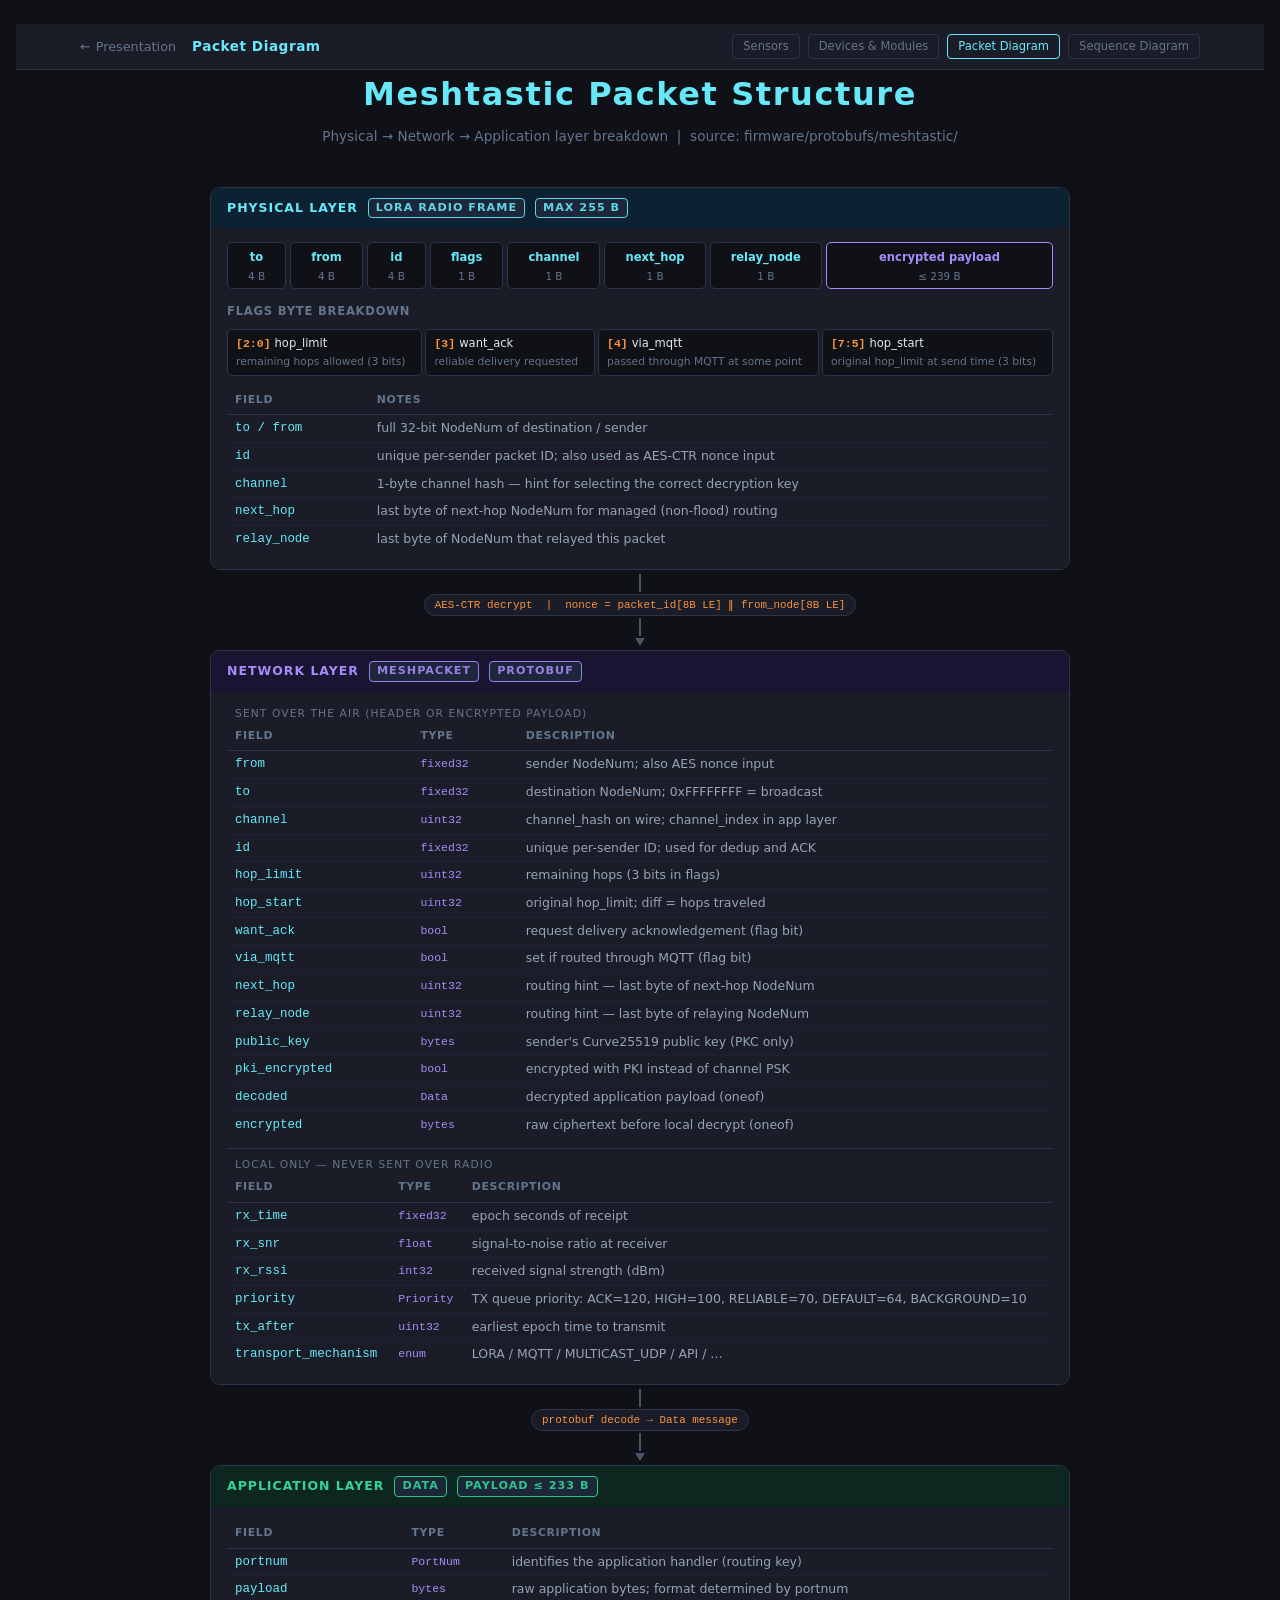
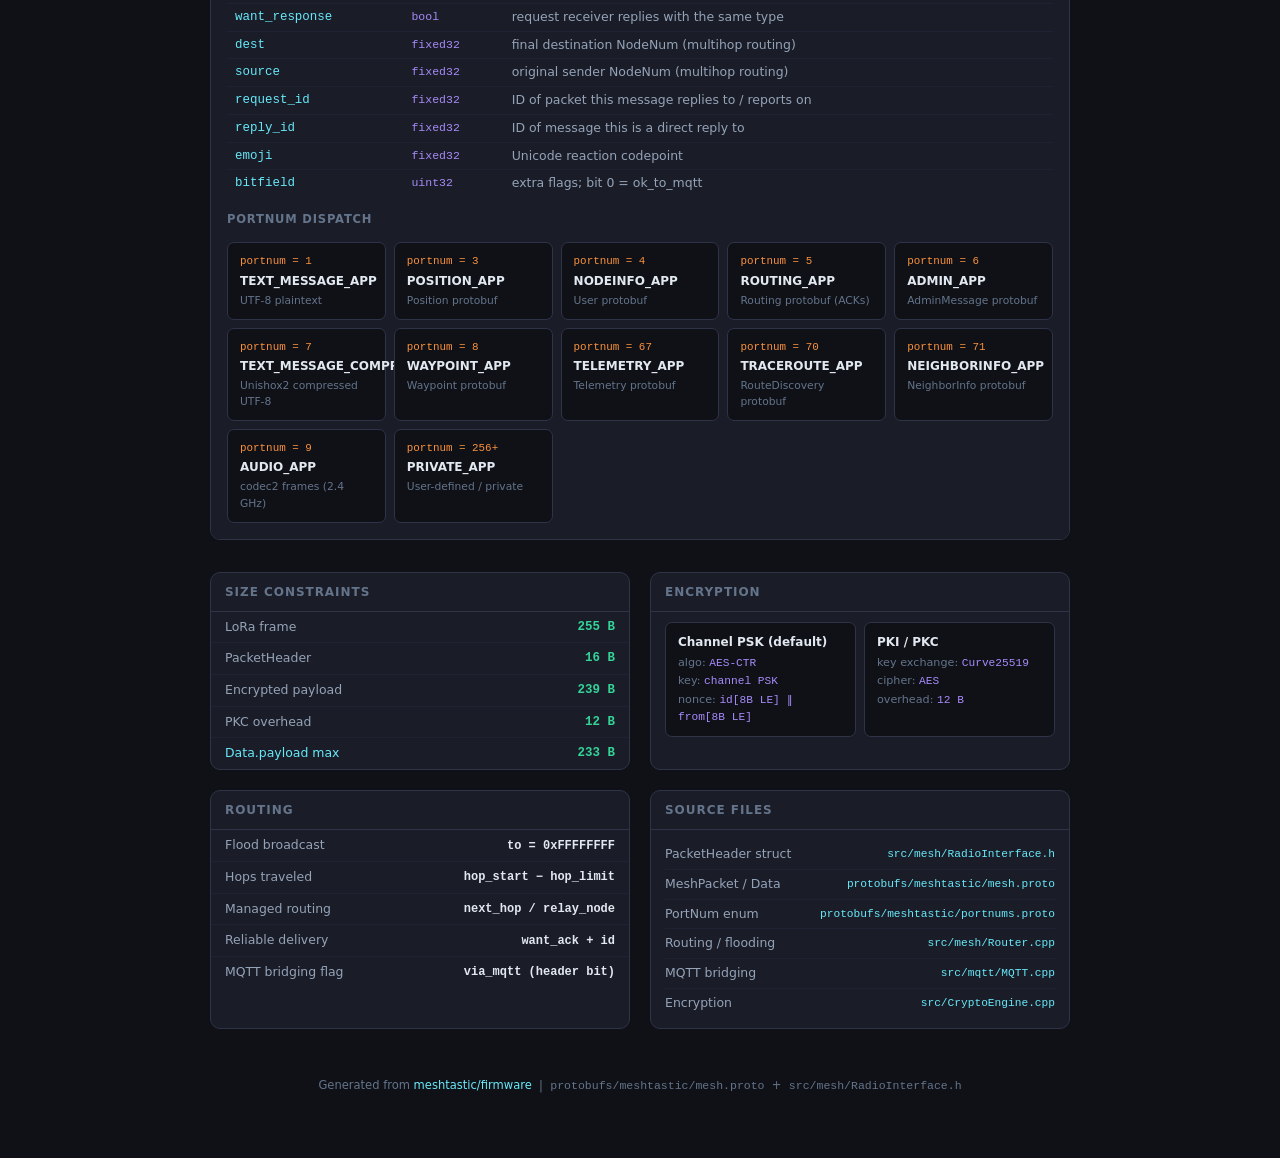
<file: docs/MESHTASTIC_PACKET_DIAGRAM.html>
<!DOCTYPE html>
<html lang="en">
<head>
  <meta charset="UTF-8" />
  <meta name="viewport" content="width=device-width, initial-scale=1.0" />
  <title>Meshtastic Packet Structure</title>
  <style>
    *, *::before, *::after { box-sizing: border-box; margin: 0; padding: 0; }

    :root {
      --bg:        #0f1117;
      --surface:   #1a1d27;
      --border:    #2e3348;
      --accent:    #67e8f9;   /* cyan */
      --accent2:   #a78bfa;   /* purple */
      --accent3:   #34d399;   /* green */
      --accent4:   #fb923c;   /* orange */
      --accent5:   #f472b6;   /* pink */
      --text:      #e2e8f0;
      --muted:     #64748b;
      --badge-bg:  #1e293b;
      --arrow:     #475569;
    }

    body {
      background: var(--bg);
      color: var(--text);
      font-family: 'Segoe UI', system-ui, sans-serif;
      font-size: 14px;
      line-height: 1.5;
      padding: 24px 16px 64px;
    }

    h1 {
      text-align: center;
      font-size: clamp(1.2rem, 4vw, 2rem);
      color: var(--accent);
      letter-spacing: 0.05em;
      margin-bottom: 8px;
    }
    .subtitle {
      text-align: center;
      color: var(--muted);
      font-size: 0.85rem;
      margin-bottom: 40px;
    }

    /* ── layout spine ── */
    .diagram {
      max-width: 860px;
      margin: 0 auto;
      display: flex;
      flex-direction: column;
      align-items: center;
      gap: 0;
    }

    /* ── generic layer card ── */
    .layer {
      width: 100%;
      border: 1px solid var(--border);
      border-radius: 10px;
      overflow: hidden;
    }

    .layer-header {
      display: flex;
      align-items: center;
      gap: 10px;
      padding: 10px 16px;
      font-size: 0.78rem;
      font-weight: 700;
      letter-spacing: 0.08em;
      text-transform: uppercase;
    }
    .layer-header .badge {
      background: var(--badge-bg);
      border: 1px solid currentColor;
      border-radius: 4px;
      padding: 1px 7px;
      font-size: 0.7rem;
      opacity: 0.9;
      white-space: nowrap;
    }
    .layer-body {
      padding: 14px 16px 16px;
      background: var(--surface);
    }

    /* ── physical layer colours ── */
    .layer-physical .layer-header { background: #0c2233; color: var(--accent); }
    .layer-network  .layer-header { background: #1a1433; color: var(--accent2); }
    .layer-app      .layer-header { background: #0d2620; color: var(--accent3); }

    /* ── header byte strip ── */
    .byte-strip {
      display: flex;
      flex-wrap: wrap;
      gap: 4px;
      margin-bottom: 14px;
    }
    .byte-cell {
      flex: 1 1 auto;
      min-width: 48px;
      text-align: center;
      border: 1px solid var(--border);
      border-radius: 5px;
      padding: 6px 4px 4px;
      background: var(--bg);
    }
    .byte-cell .field-name {
      font-size: 0.72rem;
      font-weight: 700;
      color: var(--accent);
      display: block;
    }
    .byte-cell .field-size {
      font-size: 0.65rem;
      color: var(--muted);
      display: block;
      margin-top: 2px;
    }

    /* ── flags detail ── */
    .flags-strip {
      display: flex;
      gap: 3px;
      flex-wrap: wrap;
      margin-bottom: 12px;
    }
    .flag-bit {
      flex: 1 1 auto;
      min-width: 80px;
      background: var(--bg);
      border: 1px solid var(--border);
      border-radius: 5px;
      padding: 5px 8px;
      font-size: 0.72rem;
    }
    .flag-bit .bits { color: var(--accent4); font-weight: 700; font-family: monospace; }
    .flag-bit .name { color: var(--text); margin-left: 4px; }
    .flag-bit .desc { color: var(--muted); display: block; margin-top: 2px; font-size: 0.67rem; }

    /* ── field table ── */
    .field-table {
      width: 100%;
      border-collapse: collapse;
      font-size: 0.78rem;
    }
    .field-table th {
      text-align: left;
      color: var(--muted);
      font-weight: 600;
      font-size: 0.68rem;
      text-transform: uppercase;
      letter-spacing: 0.06em;
      padding: 4px 8px 6px;
      border-bottom: 1px solid var(--border);
    }
    .field-table td {
      padding: 4px 8px;
      border-bottom: 1px solid #1e2233;
      vertical-align: top;
    }
    .field-table tr:last-child td { border-bottom: none; }
    .field-table tr:hover td { background: rgba(255,255,255,0.02); }

    .fname { font-family: 'Cascadia Code', 'Fira Code', monospace; color: var(--accent); }
    .ftype { font-family: monospace; color: var(--accent2); font-size: 0.72rem; }
    .fdesc { color: #94a3b8; }

    .section-label {
      font-size: 0.67rem;
      text-transform: uppercase;
      letter-spacing: 0.1em;
      color: var(--muted);
      padding: 8px 8px 2px;
      border-top: 1px solid var(--border);
    }
    .section-label:first-of-type { border-top: none; padding-top: 0; }

    /* ── arrow connector ── */
    .arrow-connector {
      display: flex;
      flex-direction: column;
      align-items: center;
      gap: 2px;
      padding: 4px 0;
      color: var(--muted);
      font-size: 0.72rem;
    }
    .arrow-connector .arrow-line {
      width: 2px;
      height: 18px;
      background: var(--arrow);
    }
    .arrow-connector .arrow-label {
      background: var(--surface);
      border: 1px solid var(--border);
      border-radius: 20px;
      padding: 2px 10px;
      font-family: monospace;
      font-size: 0.68rem;
      color: var(--accent4);
      white-space: nowrap;
    }
    .arrow-connector .arrow-head {
      width: 0;
      height: 0;
      border-left: 5px solid transparent;
      border-right: 5px solid transparent;
      border-top: 8px solid var(--arrow);
    }

    /* ── portnum grid ── */
    .portnum-grid {
      display: grid;
      grid-template-columns: repeat(auto-fill, minmax(155px, 1fr));
      gap: 8px;
      margin-top: 14px;
    }
    .portnum-card {
      background: var(--bg);
      border: 1px solid var(--border);
      border-radius: 7px;
      padding: 10px 12px;
      font-size: 0.75rem;
    }
    .portnum-card .pnum {
      font-family: monospace;
      font-size: 0.68rem;
      color: var(--accent4);
      display: block;
      margin-bottom: 2px;
    }
    .portnum-card .pname {
      font-weight: 700;
      color: var(--text);
      display: block;
    }
    .portnum-card .penc {
      color: var(--muted);
      font-size: 0.67rem;
      margin-top: 3px;
      display: block;
    }

    /* ── size table ── */
    .info-grid {
      display: grid;
      grid-template-columns: 1fr 1fr;
      gap: 20px;
      max-width: 860px;
      margin: 32px auto 0;
    }
    @media (max-width: 560px) { .info-grid { grid-template-columns: 1fr; } }

    .info-card {
      background: var(--surface);
      border: 1px solid var(--border);
      border-radius: 10px;
      overflow: hidden;
    }
    .info-card h3 {
      padding: 10px 14px;
      font-size: 0.75rem;
      text-transform: uppercase;
      letter-spacing: 0.08em;
      color: var(--muted);
      border-bottom: 1px solid var(--border);
    }
    .info-table {
      width: 100%;
      border-collapse: collapse;
      font-size: 0.78rem;
    }
    .info-table td {
      padding: 6px 14px;
      border-bottom: 1px solid #1e2233;
    }
    .info-table tr:last-child td { border-bottom: none; }
    .info-table td:first-child { color: #94a3b8; }
    .info-table td:last-child  { font-family: monospace; text-align: right; font-weight: 700; color: var(--accent3); }
    .info-table td.highlight   { color: var(--accent); }

    /* ── source files ── */
    .source-list {
      list-style: none;
      padding: 10px 14px;
      font-size: 0.78rem;
    }
    .source-list li {
      display: flex;
      justify-content: space-between;
      align-items: center;
      padding: 5px 0;
      border-bottom: 1px solid #1e2233;
      gap: 12px;
    }
    .source-list li:last-child { border-bottom: none; }
    .source-list .concept { color: #94a3b8; flex-shrink: 0; }
    .source-list .path {
      font-family: 'Cascadia Code', 'Fira Code', monospace;
      font-size: 0.7rem;
      color: var(--accent);
      text-align: right;
      word-break: break-all;
    }

    /* ── encryption section ── */
    .enc-grid {
      display: grid;
      grid-template-columns: 1fr 1fr;
      gap: 8px;
      margin-top: 0;
    }
    @media (max-width: 500px) { .enc-grid { grid-template-columns: 1fr; } }
    .enc-card {
      background: var(--bg);
      border: 1px solid var(--border);
      border-radius: 7px;
      padding: 10px 12px;
      font-size: 0.75rem;
    }
    .enc-card .enc-name { font-weight: 700; color: var(--text); display: block; margin-bottom: 4px; }
    .enc-card .enc-row  { color: var(--muted); font-size: 0.7rem; margin-top: 2px; }
    .enc-card .enc-val  { font-family: monospace; color: var(--accent2); }

    footer {
      text-align: center;
      margin-top: 48px;
      color: var(--muted);
      font-size: 0.72rem;
    }
    footer a { color: var(--accent); text-decoration: none; }

    /* ── top bar ── */
    .topbar {
      position: sticky; top: 0; z-index: 200;
      background: var(--surface);
      border-bottom: 1px solid var(--border);
      padding: 10px 5vw;
      display: flex; align-items: center; gap: 16px; flex-wrap: wrap;
    }
    .topbar a.back {
      color: var(--muted); text-decoration: none; font-size: 0.8rem;
      display: flex; align-items: center; gap: 5px; transition: color 0.15s;
    }
    .topbar a.back::before { content: '←'; }
    .topbar a.back:hover { color: var(--accent); }
    .topbar .doc-title { font-size: 0.85rem; font-weight: 700; color: var(--accent); letter-spacing: 0.04em; flex: 1; }
    .topbar .file-links { display: flex; gap: 8px; flex-wrap: wrap; }
    .topbar .file-links a {
      font-size: 0.72rem; color: var(--muted); text-decoration: none;
      padding: 3px 10px; border: 1px solid var(--border); border-radius: 4px;
      transition: color 0.15s, border-color 0.15s;
    }
    .topbar .file-links a:hover, .topbar .file-links a.active { color: var(--accent); border-color: var(--accent); }
  </style>
</head>
<body>

<div class="topbar">
  <a class="back" href="#" onclick="history.back(); return false;">Presentation</a>
  <span class="doc-title">Packet Diagram</span>
  <nav class="file-links">
    <a href="viewer.html?file=MESHTASTIC_SENSORS.md">Sensors</a>
    <a href="viewer.html?file=MESHTASTIC_DEVICES_MODULES.md">Devices &amp; Modules</a>
    <a href="MESHTASTIC_PACKET_DIAGRAM.html" class="active">Packet Diagram</a>
    <a href="MESHTASTIC_SEQUENCE_DIAGRAM.html">Sequence Diagram</a>
  </nav>
</div>

<h1>Meshtastic Packet Structure</h1>
<p class="subtitle">Physical → Network → Application layer breakdown &nbsp;|&nbsp; source: firmware/protobufs/meshtastic/</p>

<div class="diagram">

  <!-- ══════════════════════════════════════════════════════════════
       PHYSICAL LAYER
  ════════════════════════════════════════════════════════════════ -->
  <div class="layer layer-physical">
    <div class="layer-header">
      Physical Layer
      <span class="badge">LoRa Radio Frame</span>
      <span class="badge">max 255 B</span>
    </div>
    <div class="layer-body">

      <div class="byte-strip">
        <div class="byte-cell">
          <span class="field-name">to</span>
          <span class="field-size">4 B</span>
        </div>
        <div class="byte-cell">
          <span class="field-name">from</span>
          <span class="field-size">4 B</span>
        </div>
        <div class="byte-cell">
          <span class="field-name">id</span>
          <span class="field-size">4 B</span>
        </div>
        <div class="byte-cell">
          <span class="field-name">flags</span>
          <span class="field-size">1 B</span>
        </div>
        <div class="byte-cell">
          <span class="field-name">channel</span>
          <span class="field-size">1 B</span>
        </div>
        <div class="byte-cell">
          <span class="field-name">next_hop</span>
          <span class="field-size">1 B</span>
        </div>
        <div class="byte-cell">
          <span class="field-name">relay_node</span>
          <span class="field-size">1 B</span>
        </div>
        <div class="byte-cell" style="flex-grow:3; border-color: var(--accent2);">
          <span class="field-name" style="color:var(--accent2);">encrypted payload</span>
          <span class="field-size">≤ 239 B</span>
        </div>
      </div>

      <div style="font-size:0.72rem; color:var(--muted); margin-bottom:8px; font-weight:600; text-transform:uppercase; letter-spacing:0.07em;">
        flags byte breakdown
      </div>
      <div class="flags-strip">
        <div class="flag-bit">
          <span class="bits">[2:0]</span><span class="name">hop_limit</span>
          <span class="desc">remaining hops allowed (3 bits)</span>
        </div>
        <div class="flag-bit">
          <span class="bits">[3]</span><span class="name">want_ack</span>
          <span class="desc">reliable delivery requested</span>
        </div>
        <div class="flag-bit">
          <span class="bits">[4]</span><span class="name">via_mqtt</span>
          <span class="desc">passed through MQTT at some point</span>
        </div>
        <div class="flag-bit">
          <span class="bits">[7:5]</span><span class="name">hop_start</span>
          <span class="desc">original hop_limit at send time (3 bits)</span>
        </div>
      </div>

      <table class="field-table">
        <thead><tr>
          <th>field</th><th>notes</th>
        </tr></thead>
        <tbody>
          <tr><td class="fname">to / from</td><td class="fdesc">full 32-bit NodeNum of destination / sender</td></tr>
          <tr><td class="fname">id</td><td class="fdesc">unique per-sender packet ID; also used as AES-CTR nonce input</td></tr>
          <tr><td class="fname">channel</td><td class="fdesc">1-byte channel hash — hint for selecting the correct decryption key</td></tr>
          <tr><td class="fname">next_hop</td><td class="fdesc">last byte of next-hop NodeNum for managed (non-flood) routing</td></tr>
          <tr><td class="fname">relay_node</td><td class="fdesc">last byte of NodeNum that relayed this packet</td></tr>
        </tbody>
      </table>
    </div>
  </div>

  <!-- arrow -->
  <div class="arrow-connector">
    <div class="arrow-line"></div>
    <div class="arrow-label">AES-CTR decrypt &nbsp;|&nbsp; nonce = packet_id[8B LE] ‖ from_node[8B LE]</div>
    <div class="arrow-line"></div>
    <div class="arrow-head"></div>
  </div>

  <!-- ══════════════════════════════════════════════════════════════
       NETWORK LAYER
  ════════════════════════════════════════════════════════════════ -->
  <div class="layer layer-network">
    <div class="layer-header">
      Network Layer
      <span class="badge">MeshPacket</span>
      <span class="badge">protobuf</span>
    </div>
    <div class="layer-body">

      <div class="section-label">Sent over the air (header or encrypted payload)</div>
      <table class="field-table">
        <thead><tr><th>field</th><th>type</th><th>description</th></tr></thead>
        <tbody>
          <tr><td class="fname">from</td>         <td class="ftype">fixed32</td> <td class="fdesc">sender NodeNum; also AES nonce input</td></tr>
          <tr><td class="fname">to</td>           <td class="ftype">fixed32</td> <td class="fdesc">destination NodeNum; 0xFFFFFFFF = broadcast</td></tr>
          <tr><td class="fname">channel</td>      <td class="ftype">uint32</td>  <td class="fdesc">channel_hash on wire; channel_index in app layer</td></tr>
          <tr><td class="fname">id</td>           <td class="ftype">fixed32</td> <td class="fdesc">unique per-sender ID; used for dedup and ACK</td></tr>
          <tr><td class="fname">hop_limit</td>    <td class="ftype">uint32</td>  <td class="fdesc">remaining hops (3 bits in flags)</td></tr>
          <tr><td class="fname">hop_start</td>    <td class="ftype">uint32</td>  <td class="fdesc">original hop_limit; diff = hops traveled</td></tr>
          <tr><td class="fname">want_ack</td>     <td class="ftype">bool</td>    <td class="fdesc">request delivery acknowledgement (flag bit)</td></tr>
          <tr><td class="fname">via_mqtt</td>     <td class="ftype">bool</td>    <td class="fdesc">set if routed through MQTT (flag bit)</td></tr>
          <tr><td class="fname">next_hop</td>     <td class="ftype">uint32</td>  <td class="fdesc">routing hint — last byte of next-hop NodeNum</td></tr>
          <tr><td class="fname">relay_node</td>   <td class="ftype">uint32</td>  <td class="fdesc">routing hint — last byte of relaying NodeNum</td></tr>
          <tr><td class="fname">public_key</td>   <td class="ftype">bytes</td>   <td class="fdesc">sender's Curve25519 public key (PKC only)</td></tr>
          <tr><td class="fname">pki_encrypted</td><td class="ftype">bool</td>    <td class="fdesc">encrypted with PKI instead of channel PSK</td></tr>
          <tr><td class="fname">decoded</td>      <td class="ftype">Data</td>    <td class="fdesc">decrypted application payload (oneof)</td></tr>
          <tr><td class="fname">encrypted</td>    <td class="ftype">bytes</td>   <td class="fdesc">raw ciphertext before local decrypt (oneof)</td></tr>
        </tbody>
      </table>

      <div class="section-label" style="margin-top:10px;">Local only — never sent over radio</div>
      <table class="field-table">
        <thead><tr><th>field</th><th>type</th><th>description</th></tr></thead>
        <tbody>
          <tr><td class="fname">rx_time</td>             <td class="ftype">fixed32</td> <td class="fdesc">epoch seconds of receipt</td></tr>
          <tr><td class="fname">rx_snr</td>              <td class="ftype">float</td>   <td class="fdesc">signal-to-noise ratio at receiver</td></tr>
          <tr><td class="fname">rx_rssi</td>             <td class="ftype">int32</td>   <td class="fdesc">received signal strength (dBm)</td></tr>
          <tr><td class="fname">priority</td>            <td class="ftype">Priority</td><td class="fdesc">TX queue priority: ACK=120, HIGH=100, RELIABLE=70, DEFAULT=64, BACKGROUND=10</td></tr>
          <tr><td class="fname">tx_after</td>            <td class="ftype">uint32</td>  <td class="fdesc">earliest epoch time to transmit</td></tr>
          <tr><td class="fname">transport_mechanism</td> <td class="ftype">enum</td>    <td class="fdesc">LORA / MQTT / MULTICAST_UDP / API / …</td></tr>
        </tbody>
      </table>
    </div>
  </div>

  <!-- arrow -->
  <div class="arrow-connector">
    <div class="arrow-line"></div>
    <div class="arrow-label">protobuf decode → Data message</div>
    <div class="arrow-line"></div>
    <div class="arrow-head"></div>
  </div>

  <!-- ══════════════════════════════════════════════════════════════
       APPLICATION LAYER
  ════════════════════════════════════════════════════════════════ -->
  <div class="layer layer-app">
    <div class="layer-header">
      Application Layer
      <span class="badge">Data</span>
      <span class="badge">payload ≤ 233 B</span>
    </div>
    <div class="layer-body">

      <table class="field-table">
        <thead><tr><th>field</th><th>type</th><th>description</th></tr></thead>
        <tbody>
          <tr><td class="fname">portnum</td>       <td class="ftype">PortNum</td>  <td class="fdesc">identifies the application handler (routing key)</td></tr>
          <tr><td class="fname">payload</td>       <td class="ftype">bytes</td>    <td class="fdesc">raw application bytes; format determined by portnum</td></tr>
          <tr><td class="fname">want_response</td> <td class="ftype">bool</td>     <td class="fdesc">request receiver replies with the same type</td></tr>
          <tr><td class="fname">dest</td>          <td class="ftype">fixed32</td>  <td class="fdesc">final destination NodeNum (multihop routing)</td></tr>
          <tr><td class="fname">source</td>        <td class="ftype">fixed32</td>  <td class="fdesc">original sender NodeNum (multihop routing)</td></tr>
          <tr><td class="fname">request_id</td>    <td class="ftype">fixed32</td>  <td class="fdesc">ID of packet this message replies to / reports on</td></tr>
          <tr><td class="fname">reply_id</td>      <td class="ftype">fixed32</td>  <td class="fdesc">ID of message this is a direct reply to</td></tr>
          <tr><td class="fname">emoji</td>         <td class="ftype">fixed32</td>  <td class="fdesc">Unicode reaction codepoint</td></tr>
          <tr><td class="fname">bitfield</td>      <td class="ftype">uint32</td>   <td class="fdesc">extra flags; bit 0 = ok_to_mqtt</td></tr>
        </tbody>
      </table>

      <!-- portnum grid -->
      <div style="font-size:0.72rem; color:var(--muted); margin: 14px 0 6px; font-weight:600; text-transform:uppercase; letter-spacing:0.07em;">
        PortNum dispatch
      </div>
      <div class="portnum-grid">
        <div class="portnum-card">
          <span class="pnum">portnum = 1</span>
          <span class="pname">TEXT_MESSAGE_APP</span>
          <span class="penc">UTF-8 plaintext</span>
        </div>
        <div class="portnum-card">
          <span class="pnum">portnum = 3</span>
          <span class="pname">POSITION_APP</span>
          <span class="penc">Position protobuf</span>
        </div>
        <div class="portnum-card">
          <span class="pnum">portnum = 4</span>
          <span class="pname">NODEINFO_APP</span>
          <span class="penc">User protobuf</span>
        </div>
        <div class="portnum-card">
          <span class="pnum">portnum = 5</span>
          <span class="pname">ROUTING_APP</span>
          <span class="penc">Routing protobuf (ACKs)</span>
        </div>
        <div class="portnum-card">
          <span class="pnum">portnum = 6</span>
          <span class="pname">ADMIN_APP</span>
          <span class="penc">AdminMessage protobuf</span>
        </div>
        <div class="portnum-card">
          <span class="pnum">portnum = 7</span>
          <span class="pname">TEXT_MESSAGE_COMPRESSED</span>
          <span class="penc">Unishox2 compressed UTF-8</span>
        </div>
        <div class="portnum-card">
          <span class="pnum">portnum = 8</span>
          <span class="pname">WAYPOINT_APP</span>
          <span class="penc">Waypoint protobuf</span>
        </div>
        <div class="portnum-card">
          <span class="pnum">portnum = 67</span>
          <span class="pname">TELEMETRY_APP</span>
          <span class="penc">Telemetry protobuf</span>
        </div>
        <div class="portnum-card">
          <span class="pnum">portnum = 70</span>
          <span class="pname">TRACEROUTE_APP</span>
          <span class="penc">RouteDiscovery protobuf</span>
        </div>
        <div class="portnum-card">
          <span class="pnum">portnum = 71</span>
          <span class="pname">NEIGHBORINFO_APP</span>
          <span class="penc">NeighborInfo protobuf</span>
        </div>
        <div class="portnum-card">
          <span class="pnum">portnum = 9</span>
          <span class="pname">AUDIO_APP</span>
          <span class="penc">codec2 frames (2.4 GHz)</span>
        </div>
        <div class="portnum-card">
          <span class="pnum">portnum = 256+</span>
          <span class="pname">PRIVATE_APP</span>
          <span class="penc">User-defined / private</span>
        </div>
      </div>
    </div>
  </div>

</div><!-- /diagram -->

<!-- ══════════════════════════════════════════════════════════════
     INFO CARDS
════════════════════════════════════════════════════════════════ -->
<div class="info-grid">

  <div class="info-card">
    <h3>Size Constraints</h3>
    <table class="info-table">
      <tr><td>LoRa frame</td>             <td>255 B</td></tr>
      <tr><td>PacketHeader</td>           <td>16 B</td></tr>
      <tr><td>Encrypted payload</td>      <td>239 B</td></tr>
      <tr><td>PKC overhead</td>           <td>12 B</td></tr>
      <tr><td class="highlight">Data.payload max</td><td>233 B</td></tr>
    </table>
  </div>

  <div class="info-card">
    <h3>Encryption</h3>
    <div style="padding: 10px 14px;">
      <div class="enc-grid">
        <div class="enc-card">
          <span class="enc-name">Channel PSK (default)</span>
          <div class="enc-row">algo: <span class="enc-val">AES-CTR</span></div>
          <div class="enc-row">key: <span class="enc-val">channel PSK</span></div>
          <div class="enc-row">nonce: <span class="enc-val">id[8B LE] ‖ from[8B LE]</span></div>
        </div>
        <div class="enc-card">
          <span class="enc-name">PKI / PKC</span>
          <div class="enc-row">key exchange: <span class="enc-val">Curve25519</span></div>
          <div class="enc-row">cipher: <span class="enc-val">AES</span></div>
          <div class="enc-row">overhead: <span class="enc-val">12 B</span></div>
        </div>
      </div>
    </div>
  </div>

  <div class="info-card">
    <h3>Routing</h3>
    <table class="info-table">
      <tr><td>Flood broadcast</td>       <td style="color:var(--text); font-family:monospace; font-size:0.75rem;">to = 0xFFFFFFFF</td></tr>
      <tr><td>Hops traveled</td>         <td style="color:var(--text); font-family:monospace; font-size:0.75rem;">hop_start − hop_limit</td></tr>
      <tr><td>Managed routing</td>       <td style="color:var(--text); font-family:monospace; font-size:0.75rem;">next_hop / relay_node</td></tr>
      <tr><td>Reliable delivery</td>     <td style="color:var(--text); font-family:monospace; font-size:0.75rem;">want_ack + id</td></tr>
      <tr><td>MQTT bridging flag</td>    <td style="color:var(--text); font-family:monospace; font-size:0.75rem;">via_mqtt (header bit)</td></tr>
    </table>
  </div>

  <div class="info-card">
    <h3>Source Files</h3>
    <ul class="source-list">
      <li><span class="concept">PacketHeader struct</span>  <span class="path">src/mesh/RadioInterface.h</span></li>
      <li><span class="concept">MeshPacket / Data</span>    <span class="path">protobufs/meshtastic/mesh.proto</span></li>
      <li><span class="concept">PortNum enum</span>          <span class="path">protobufs/meshtastic/portnums.proto</span></li>
      <li><span class="concept">Routing / flooding</span>   <span class="path">src/mesh/Router.cpp</span></li>
      <li><span class="concept">MQTT bridging</span>         <span class="path">src/mqtt/MQTT.cpp</span></li>
      <li><span class="concept">Encryption</span>            <span class="path">src/CryptoEngine.cpp</span></li>
    </ul>
  </div>

</div>

<footer>
  Generated from <a href="https://github.com/meshtastic/firmware">meshtastic/firmware</a> &nbsp;|&nbsp;
  <code>protobufs/meshtastic/mesh.proto</code> &nbsp;+&nbsp; <code>src/mesh/RadioInterface.h</code>
</footer>

</body>
</html>
</file>
